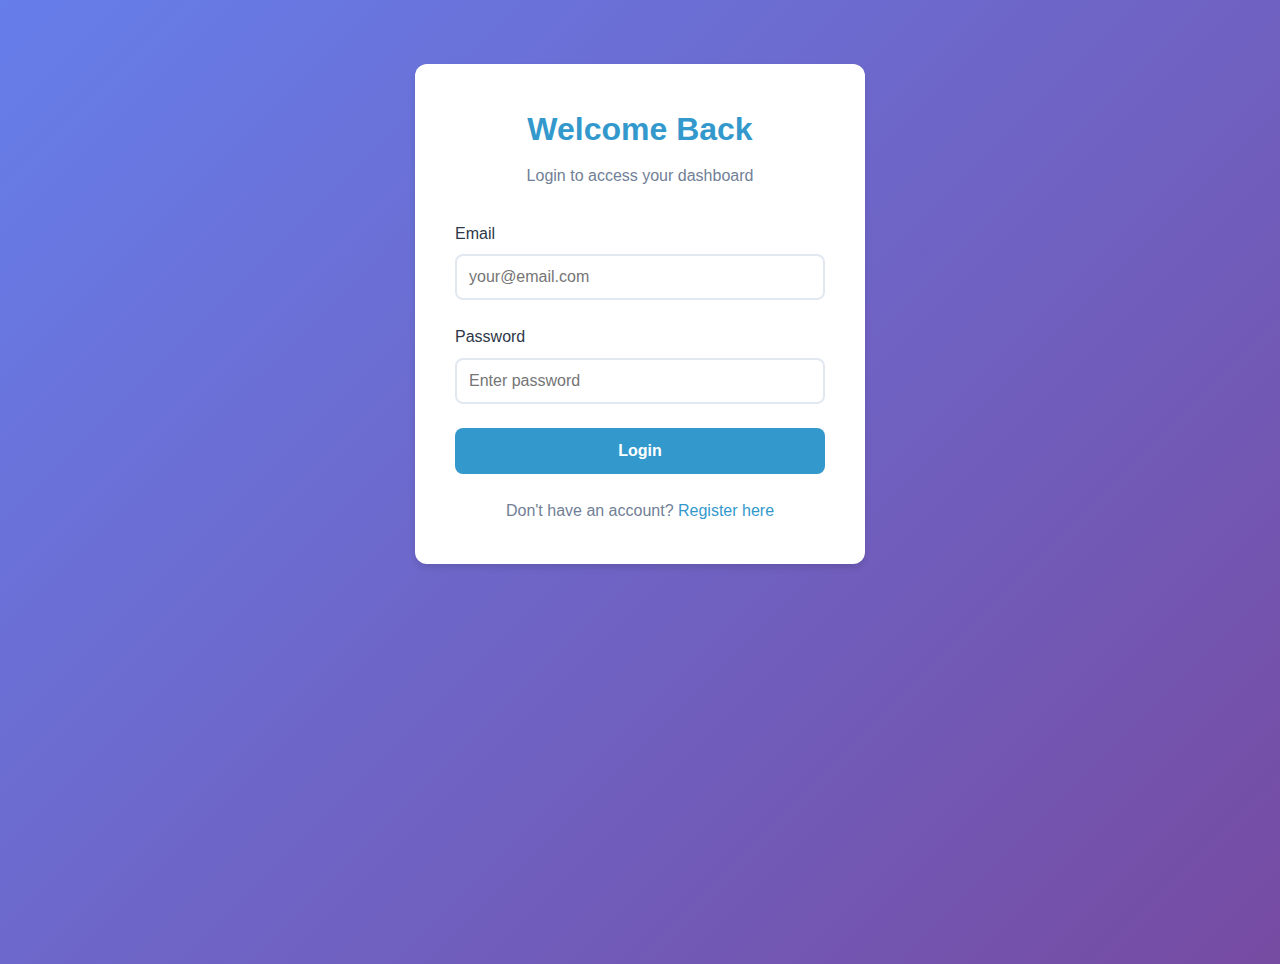
<file: dashboard.html>
<!DOCTYPE html>
<html lang="en">
<head>
    <meta charset="UTF-8">
    <meta name="viewport" content="width=device-width, initial-scale=1.0, maximum-scale=1.0, user-scalable=no">
    <title>Dashboard | A1 BUSINESS HUB</title>
    <link rel="stylesheet" href="styles.css">
</head>
<body>
    <!-- Payment Alert (shown only for inactive users) -->
    <div id="paymentAlert" class="payment-alert" style="display: none;">
        <div class="alert-content">
            <span class="alert-icon">⚠️</span>
            <span class="alert-text">Account Inactive! Complete payment to activate and earn.</span>
            <button onclick="window.location.href='payment-pending.html'" class="alert-btn">Pay Now</button>
        </div>
    </div>

    <nav class="navbar">
        <div class="nav-brand">MLM Dashboard</div>
        <button class="nav-toggle" onclick="toggleMenu()">☰</button>
        <ul class="nav-menu" id="navMenu">
            <li><a href="dashboard.html" class="active">Dashboard</a></li>
            <li><a href="referral.html">Referrals</a></li>
            <li><a href="wallet.html">Wallet</a></li>
            <li><a href="#" onclick="logout()">Logout</a></li>
        </ul>
    </nav>

    <div class="container">
        <div class="welcome-section">
            <h1>Welcome, <span id="userName">Loading...</span>!</h1>
            <p class="referral-code-display">
                Referral Code: <strong id="referralCode" onclick="copyReferralCode()">---</strong>
            </p>
        </div>

        <div class="stats-grid">
            <div class="stat-card">
                <div class="stat-icon">💰</div>
                <div class="stat-info">
                    <p class="stat-label">Wallet Balance</p>
                    <h2 class="stat-value">₹<span id="walletBalance">0.00</span></h2>
                </div>
            </div>

            <div class="stat-card">
                <div class="stat-icon">📈</div>
                <div class="stat-info">
                    <p class="stat-label">Total Earnings</p>
                    <h2 class="stat-value">₹<span id="totalEarnings">0.00</span></h2>
                </div>
            </div>

            <div class="stat-card">
                <div class="stat-icon">👥</div>
                <div class="stat-info">
                    <p class="stat-label">Direct Referrals</p>
                    <h2 class="stat-value"><span id="directReferrals">0</span></h2>
                </div>
            </div>

            <div class="stat-card">
                <div class="stat-icon">🌐</div>
                <div class="stat-info">
                    <p class="stat-label">Total Team</p>
                    <h2 class="stat-value"><span id="totalTeam">0</span></h2>
                </div>
            </div>
        </div>

        <div class="section">
            <h2>Recent Commissions</h2>
            <div id="commissionsList">
                <p style="text-align: center; padding: 2rem;">Loading...</p>
            </div>
        </div>
    </div>

    <script src="js/dashboard.js"></script>
</body>
</html>
</file>
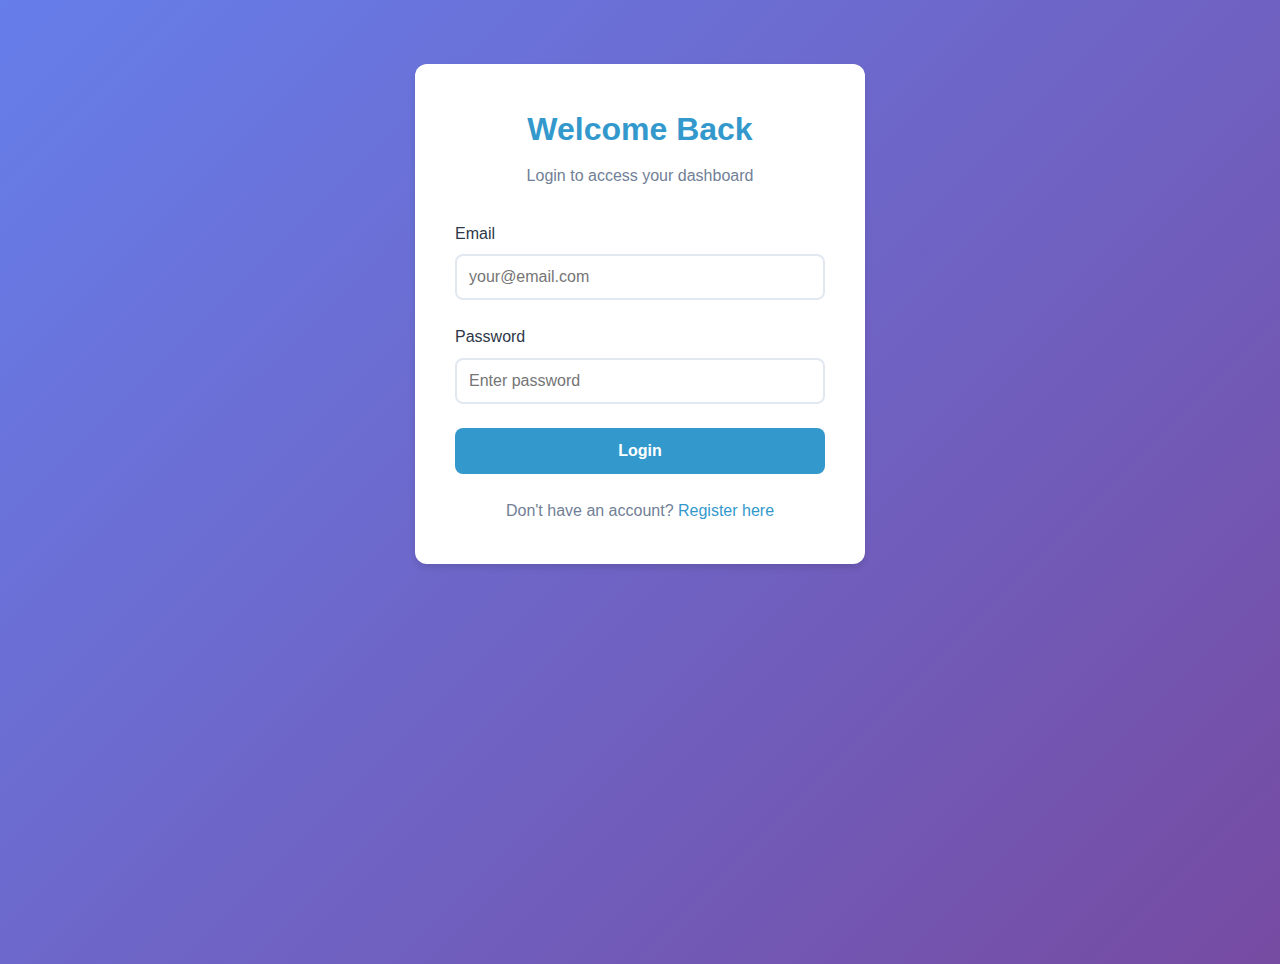
<file: login.html>
<!DOCTYPE html>
<html lang="en">
<head>
    <meta charset="UTF-8">
    <meta name="viewport" content="width=device-width, initial-scale=1.0">
    <title>Login - A1 Business Hub</title>
    <link rel="stylesheet" href="styles.css">
</head>
<body>
    <div class="container">
        <div class="auth-card">
            <h1>Welcome Back</h1>
            <p class="subtitle">Login to access your dashboard</p>
            
            <form id="loginForm">
                <div class="form-group">
                    <label>Email</label>
                    <input type="email" id="email" required placeholder="your@email.com">
                </div>
                
                <div class="form-group">
                    <label>Password</label>
                    <input type="password" id="password" required placeholder="Enter password">
                </div>
                
                <button type="submit" class="btn-primary" id="loginBtn">
                    Login
                </button>
            </form>
            
            <p class="footer-text">
                Don't have an account? <a href="register.html">Register here</a>
            </p>
        </div>
    </div>
    
    <script src="js/login.js"></script>
</body>
</html>
</file>
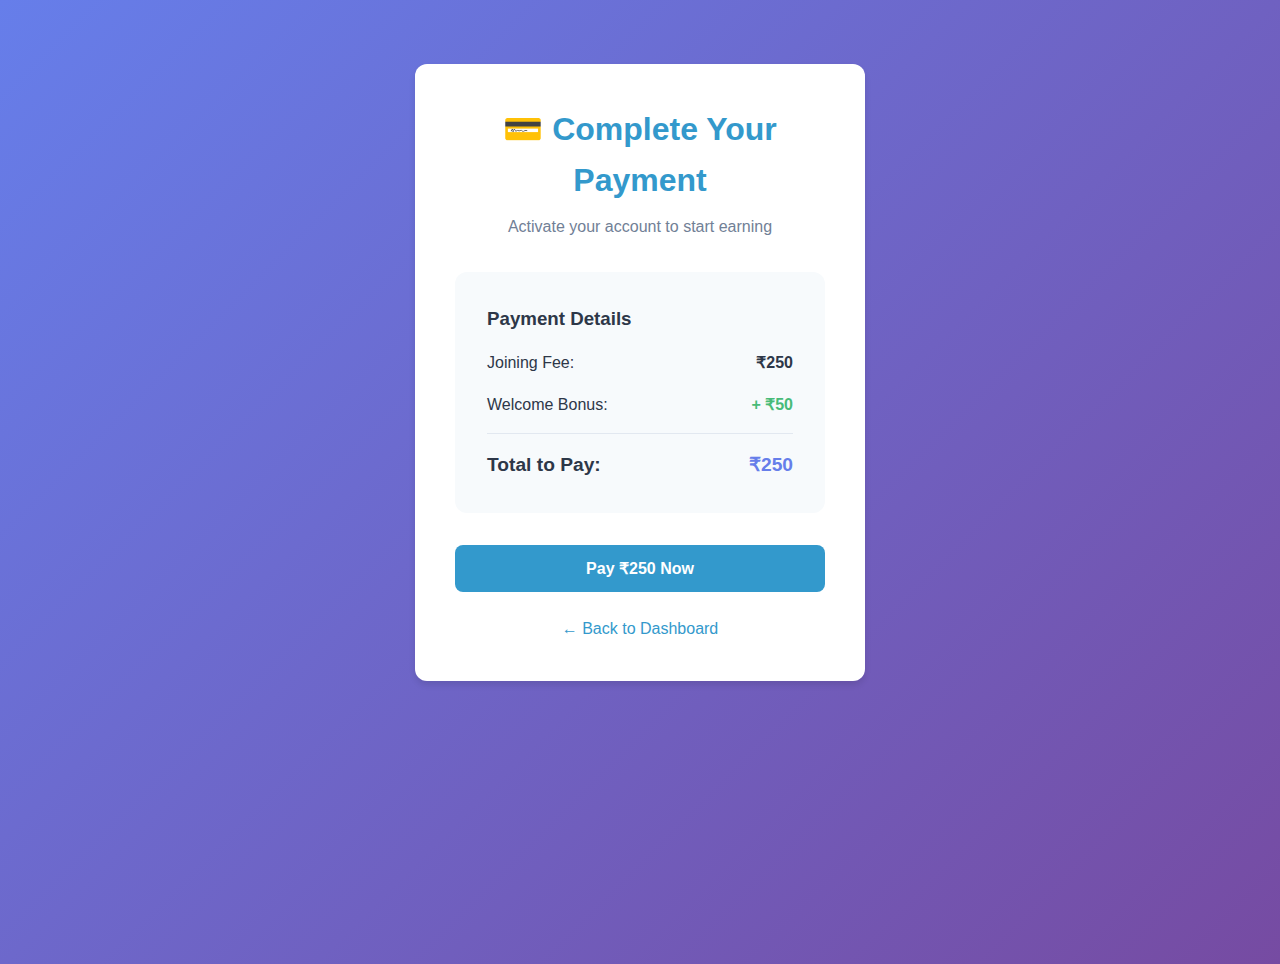
<file: payment-pending.html>
<!DOCTYPE html>
<html lang="en">
<head>
    <meta charset="UTF-8">
    <meta name="viewport" content="width=device-width, initial-scale=1.0">
    <title>Complete Payment | A1 BUSINESS HUB</title>
    <link rel="stylesheet" href="styles.css">
</head>
<body>
    <div class="container">
        <div class="auth-card">
            <h1>💳 Complete Your Payment</h1>
            <p class="subtitle">Activate your account to start earning</p>
            
            <div style="background: #f7fafc; padding: 2rem; border-radius: 12px; margin: 2rem 0;">
                <h3 style="color: #2d3748; margin-bottom: 1rem;">Payment Details</h3>
                <div style="display: flex; justify-content: space-between; margin-bottom: 1rem;">
                    <span>Joining Fee:</span>
                    <strong>₹250</strong>
                </div>
                <div style="display: flex; justify-content: space-between; margin-bottom: 1rem;">
                    <span>Welcome Bonus:</span>
                    <strong style="color: #48bb78;">+ ₹50</strong>
                </div>
                <hr style="margin: 1rem 0; border: none; border-top: 1px solid #e2e8f0;">
                <div style="display: flex; justify-content: space-between; font-size: 1.2rem;">
                    <strong>Total to Pay:</strong>
                    <strong style="color: #667eea;">₹250</strong>
                </div>
            </div>

            <button onclick="initiatePayment()" class="btn-primary" id="payBtn">
                Pay ₹250 Now
            </button>

            <p class="footer-text">
                <a href="dashboard.html">← Back to Dashboard</a>
            </p>
        </div>
    </div>

    <script src="https://sdk.cashfree.com/js/v3/cashfree.js"></script>
    <script>
        const API_URL = "https://a1-business-hub.onrender.com/api";

        async function initiatePayment() {
            const token = localStorage.getItem('token');
            if (!token) {
                alert('Please login first');
                window.location.href = 'login.html';
                return;
            }

            const payBtn = document.getElementById('payBtn');
            payBtn.disabled = true;
            payBtn.textContent = 'Creating order...';

            try {
                // Create order
                const response = await fetch(`${API_URL}/payment/create-order`, {
                    method: 'POST',
                    headers: {
                        'Content-Type': 'application/json',
                        'Authorization': `Bearer ${token}`
                    }
                });

                const data = await response.json();

                if (!response.ok) {
                    throw new Error(data.error || 'Failed to create order');
                }

                console.log('Order created:', data);

                // Initialize Cashfree
                const cashfree = Cashfree({
                    mode: 'sandbox' // Change to 'production' for live
                });

                // Open checkout
                const checkoutOptions = {
                    paymentSessionId: data.paymentSessionId,
                    returnUrl: `${window.location.origin}/vk-marketing-frontend/payment-success.html?order_id=${data.orderId}`,
                    redirectTarget: "_self"
                };

                cashfree.checkout(checkoutOptions);

            } catch (error) {
                console.error('Payment error:', error);
                alert('Failed to initiate payment: ' + error.message);
                payBtn.disabled = false;
                payBtn.textContent = 'Pay ₹250 Now';
            }
        }
    </script>
</body>
</html>
</file>
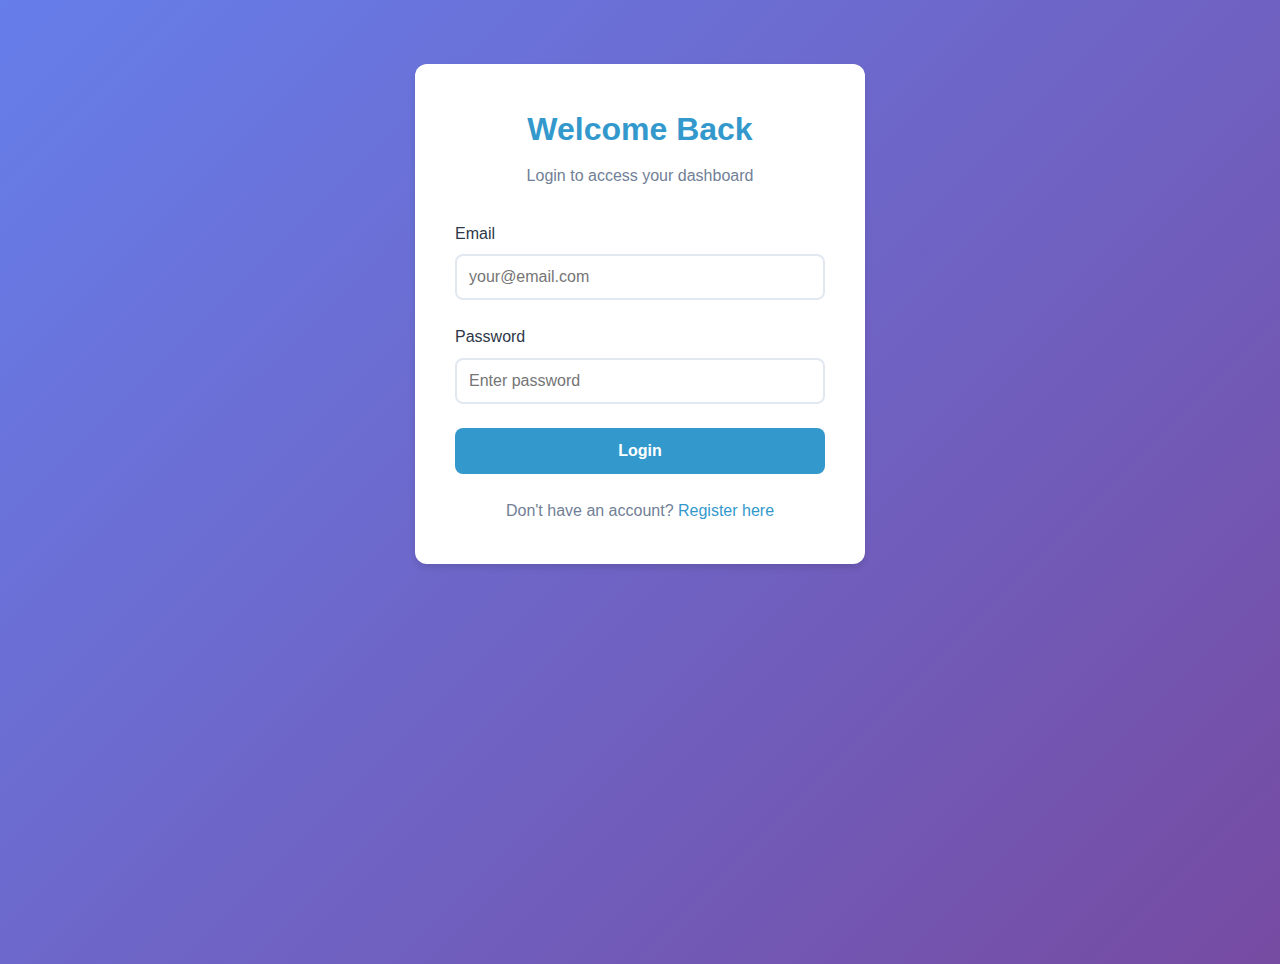
<file: referral.html>
<!DOCTYPE html>
<html lang="en">
<head>
    <meta charset="UTF-8">
    <meta name="viewport" content="width=device-width, initial-scale=1.0">
    <title>Referrals - A1 BUSINESS HUB</title>
    <link rel="stylesheet" href="styles.css">
</head>
<body>
    <nav class="navbar">
        <div class="nav-container">
            <h2>A1 BUSINESS HUB Dashboard</h2>
            <div class="nav-links">
                <a href="dashboard.html">Dashboard</a>
                <a href="referral.html">Referrals</a>
                <a href="wallet.html">Wallet</a>
                <a href="#" onclick="logout()">Logout</a>
            </div>
        </div>
    </nav>
    
    <div class="container">
        <h1>Your Referral Link</h1>
        
        <div class="referral-card">
            <p><strong>Referral Code:</strong> <span id="refCode"></span></p>
            <div class="referral-link-box">
                <input type="text" id="referralLink" readonly>
                <button onclick="copyLink()" class="btn-secondary">Copy</button>
            </div>
            <button onclick="shareLink()" class="btn-primary">Share via WhatsApp</button>
        </div>
        
        <div class="section">
            <h2>Your Team</h2>
            <div class="level-tabs">
                <button onclick="loadTeam('all')" class="tab-btn active">All</button>
                <button onclick="loadTeam(1)" class="tab-btn">Level 1</button>
                <button onclick="loadTeam(2)" class="tab-btn">Level 2</button>
                <button onclick="loadTeam(3)" class="tab-btn">Level 3</button>
            </div>
            <div id="teamList">
                <p>Loading...</p>
            </div>
        </div>
    </div>
    
    <script src="js/referral.js"></script>
</body>
</html>
</file>
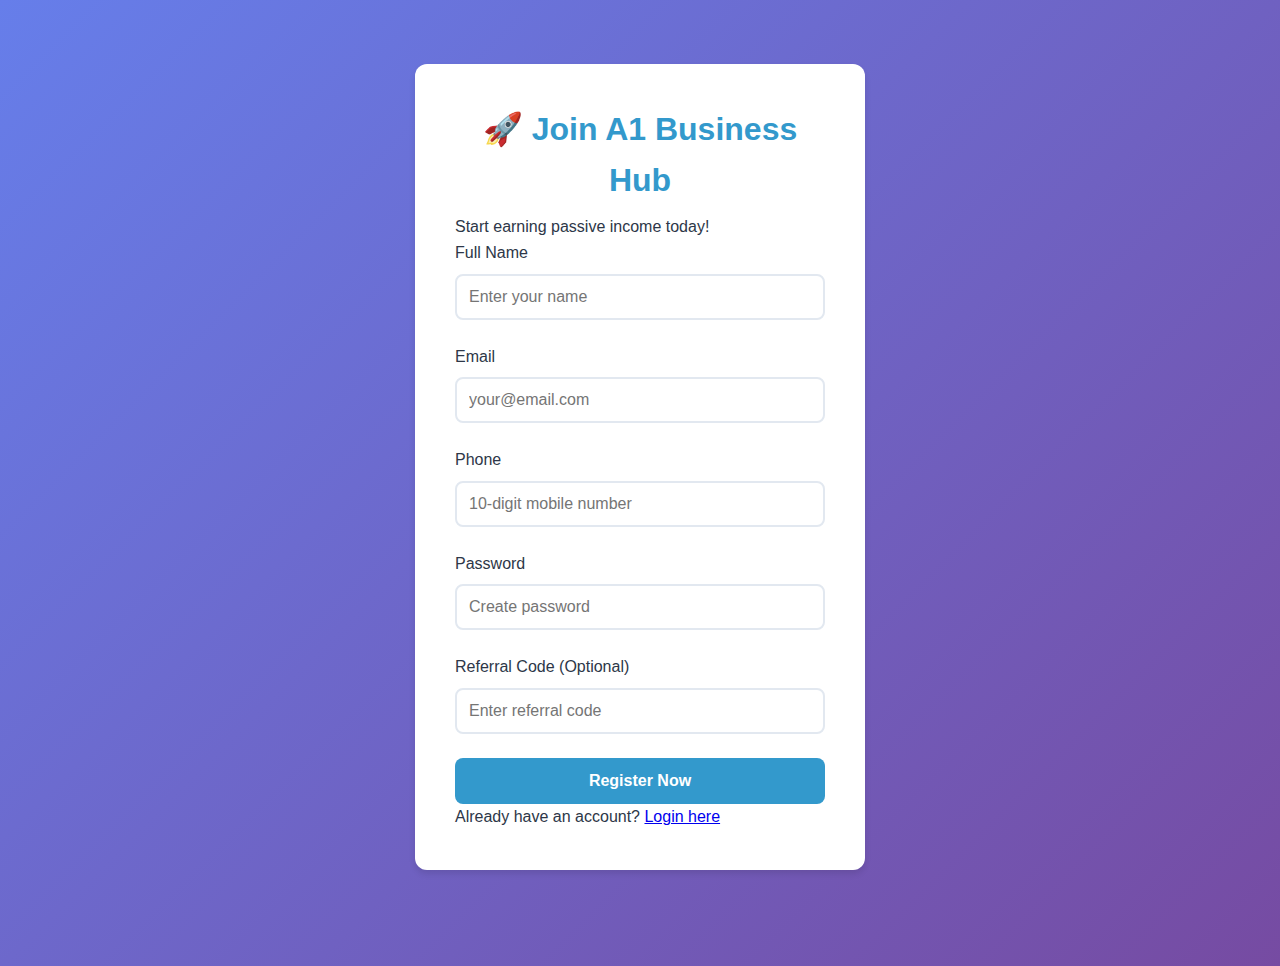
<file: register.html>
<!DOCTYPE html>
<html lang="en">
<head>
    <meta charset="UTF-8">
    <meta name="viewport" content="width=device-width, initial-scale=1.0, maximum-scale=1.0, user-scalable=no">
    <title>Register | A1 BUSINESS HUB</title>
    <link rel="stylesheet" href="styles.css">
</head>
<body class="auth-page">
    <div class="auth-container">
        <div class="auth-card">
            <div class="auth-header">
                <h1>🚀 Join A1 Business Hub</h1>
                <p>Start earning passive income today!</p>
            </div>

            <form id="registerForm" class="auth-form">
                <div class="form-group">
                    <label>Full Name</label>
                    <input type="text" id="name" required placeholder="Enter your name" maxlength="100">
                </div>

                <div class="form-group">
                    <label>Email</label>
                    <input type="email" id="email" required placeholder="your@email.com" maxlength="255">
                </div>

                <div class="form-group">
                    <label>Phone</label>
                    <input type="tel" id="phone" required placeholder="10-digit mobile number" pattern="[0-9]{10}" maxlength="10">
                </div>

                <div class="form-group">
                    <label>Password</label>
                    <input type="password" id="password" required placeholder="Create password" minlength="6">
                </div>

                <div class="form-group">
                    <label>Referral Code (Optional)</label>
                    <input type="text" id="referralCode" placeholder="Enter referral code" maxlength="20">
                </div>

                <button type="submit" id="registerBtn" class="btn-primary">
                    Register Now
                </button>
            </form>

            <p class="auth-footer">
                Already have an account? <a href="login.html">Login here</a>
            </p>
        </div>
    </div>

    <script src="js/register.js"></script>
</body>
</html>
</file>
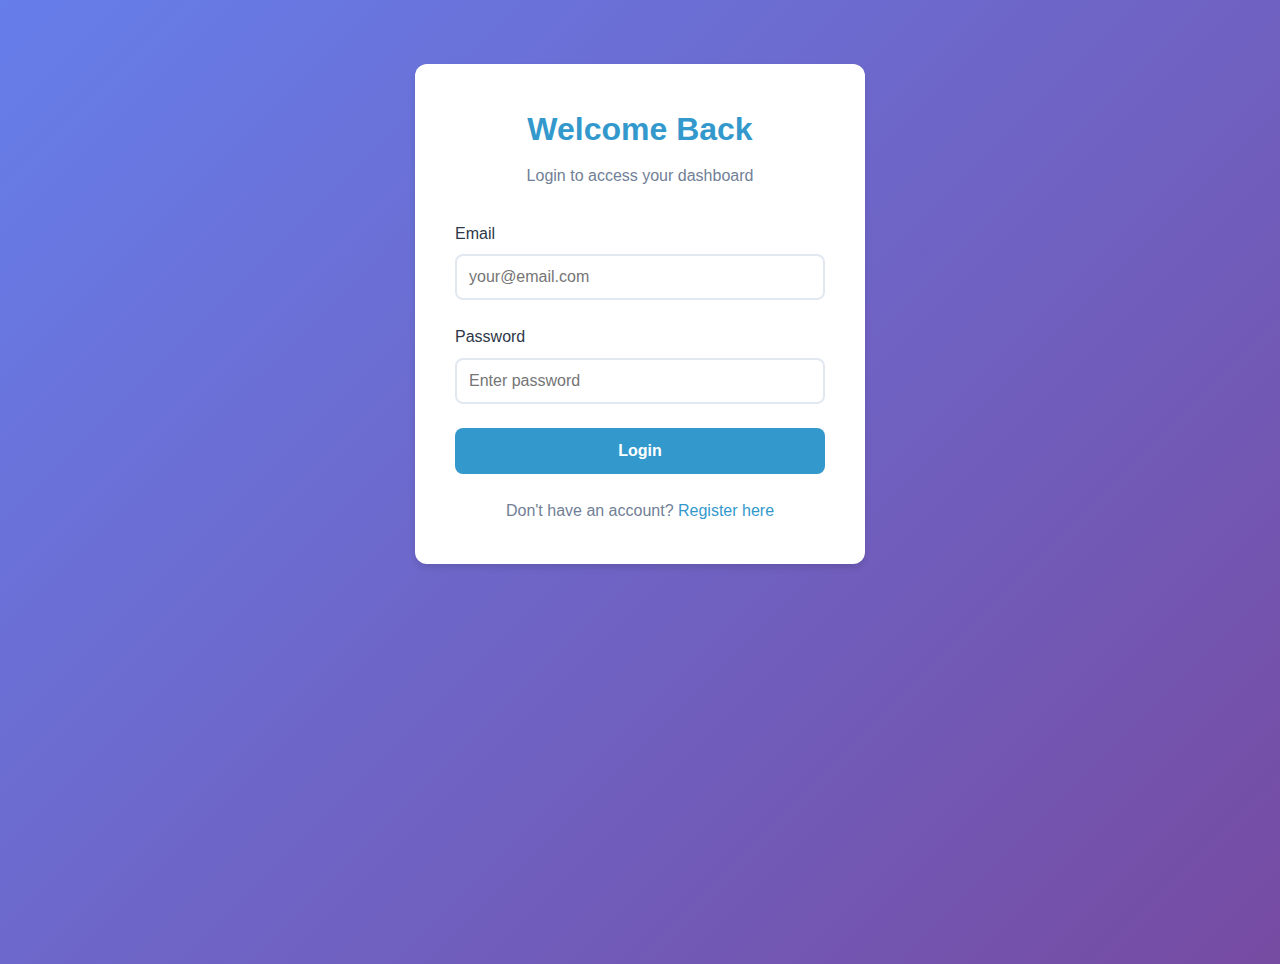
<file: wallet.html>
<!DOCTYPE html>
<html lang="en">
<head>
    <meta charset="UTF-8">
    <meta name="viewport" content="width=device-width, initial-scale=1.0">
    <title>Wallet - A1 BUSINESS HUB</title>
    <link rel="stylesheet" href="styles.css">
</head>
<body>
    <nav class="navbar">
        <div class="nav-container">
            <h2>A1 BUSINESS HUB Dashboard</h2>
            <div class="nav-links">
                <a href="dashboard.html">Dashboard</a>
                <a href="referral.html">Referrals</a>
                <a href="wallet.html">Wallet</a>
                <a href="#" onclick="logout()">Logout</a>
            </div>
        </div>
    </nav>
    
    <div class="container">
        <h1>Wallet</h1>
        
        <div class="wallet-balance-card">
            <h2>Available Balance</h2>
            <p class="balance-amount">₹<span id="walletBalance">0</span></p>
        </div>
        
        <div class="withdrawal-form-card">
            <h2>Request Withdrawal</h2>
            <p class="note">Minimum withdrawal: ₹500</p>
            
            <form id="withdrawalForm">
                <div class="form-group">
                    <label>Amount (₹)</label>
                    <input type="number" id="amount" required min="500" placeholder="Enter amount">
                </div>
                
                <div class="form-group">
                    <label>Account Holder Name</label>
                    <input type="text" id="accountHolder" required placeholder="As per bank">
                </div>
                
                <div class="form-group">
                    <label>Account Number</label>
                    <input type="text" id="accountNumber" required placeholder="Enter account number">
                </div>
                
                <div class="form-group">
                    <label>IFSC Code</label>
                    <input type="text" id="ifsc" required placeholder="Enter IFSC code">
                </div>
                
                <div class="form-group">
                    <label>Bank Name</label>
                    <input type="text" id="bankName" required placeholder="Enter bank name">
                </div>
                
                <button type="submit" class="btn-primary">Request Withdrawal</button>
            </form>
        </div>
        
        <div class="section">
            <h2>Withdrawal History</h2>
            <div id="withdrawalHistory">
                <p>Loading...</p>
            </div>
        </div>
    </div>
    
    <script src="js/wallet.js"></script>
</body>
</html>
</file>
<file: styles.css>
/* css/styles.css */
* {
  margin: 0;
  padding: 0;
  box-sizing: border-box;
}

:root {
  --primary-color: #3399cc;
  --secondary-color: #2d3748;
  --success-color: #48bb78;
  --error-color: #f56565;
  --warning-color: #ed8936;
  --bg-color: #f7fafc;
  --card-bg: #ffffff;
  --text-color: #2d3748;
  --border-color: #e2e8f0;
}

body {
  font-family: "Segoe UI", Tahoma, Geneva, Verdana, sans-serif;
  background: var(--bg-color);
  color: var(--text-color);
  line-height: 1.6;
}

/* Navigation */
.navbar {
  background: var(--card-bg);
  box-shadow: 0 2px 4px rgba(0, 0, 0, 0.1);
  padding: 1rem 0;
  position: sticky;
  top: 0;
  z-index: 100;
}

.nav-container {
  max-width: 1200px;
  margin: 0 auto;
  padding: 0 1rem;
  display: flex;
  justify-content: space-between;
  align-items: center;
}

.nav-links a {
  margin-left: 2rem;
  text-decoration: none;
  color: var(--text-color);
  font-weight: 500;
}

.nav-links a:hover {
  color: var(--primary-color);
}

/* Container */
.container {
  max-width: 1200px;
  margin: 2rem auto;
  padding: 0 1rem;
}

/* Auth Cards */
.auth-card {
  max-width: 450px;
  margin: 4rem auto;
  background: var(--card-bg);
  padding: 2.5rem;
  border-radius: 12px;
  box-shadow: 0 4px 6px rgba(0, 0, 0, 0.1);
}

.auth-card h1 {
  text-align: center;
  color: var(--primary-color);
  margin-bottom: 0.5rem;
}

.subtitle {
  text-align: center;
  color: #718096;
  margin-bottom: 2rem;
}

/* Forms */
.form-group {
  margin-bottom: 1.5rem;
}

.form-group label {
  display: block;
  margin-bottom: 0.5rem;
  font-weight: 500;
}

.form-group input {
  width: 100%;
  padding: 0.75rem;
  border: 2px solid var(--border-color);
  border-radius: 8px;
  font-size: 1rem;
  transition: border-color 0.3s;
}

.form-group input:focus {
  outline: none;
  border-color: var(--primary-color);
}

/* Buttons */
.btn-primary,
.btn-secondary {
  width: 100%;
  padding: 0.875rem;
  border: none;
  border-radius: 8px;
  font-size: 1rem;
  font-weight: 600;
  cursor: pointer;
  transition: all 0.3s;
}

.btn-primary {
  background: var(--primary-color);
  color: white;
}

.btn-primary:hover {
  background: #2980b9;
  transform: translateY(-2px);
}

.btn-secondary {
  background: var(--secondary-color);
  color: white;
}

.footer-text {
  text-align: center;
  margin-top: 1.5rem;
  color: #718096;
}

.footer-text a {
  color: var(--primary-color);
  text-decoration: none;
}

/* Dashboard */
.welcome-section {
  background: linear-gradient(135deg, var(--primary-color), #2980b9);

  padding: 2rem;
  border-radius: 12px;
  margin-bottom: 2rem;
}

.stats-grid {
  display: grid;
  grid-template-columns: repeat(auto-fit, minmax(250px, 1fr));
  gap: 1.5rem;
  margin-bottom: 2rem;
}

.stat-card {
  background: var(--card-bg);
  padding: 1.5rem;
  border-radius: 12px;
  box-shadow: 0 2px 4px rgba(0, 0, 0, 0.1);
}

.stat-card h3 {
  color: #718096;
  font-size: 0.875rem;
  margin-bottom: 0.5rem;
}

.stat-value {
  font-size: 2rem;
  font-weight: 700;
  color: var(--primary-color);
}

/* Section */
.section {
  background: var(--card-bg);
  padding: 2rem;
  border-radius: 12px;
  box-shadow: 0 2px 4px rgba(0, 0, 0, 0.1);
  margin-bottom: 2rem;
}

/* Tables */
.data-table {
  width: 100%;
  border-collapse: collapse;
  margin-top: 1rem;
}

.data-table th {
  background: var(--bg-color);
  padding: 0.75rem;
  text-align: left;
  font-weight: 600;
}

.data-table td {
  padding: 0.75rem;
  border-bottom: 1px solid var(--border-color);
}

/* Referral */
.referral-card {
  background: var(--card-bg);
  padding: 2rem;
  border-radius: 12px;
  box-shadow: 0 2px 4px rgba(0, 0, 0, 0.1);
  margin-bottom: 2rem;
}

.referral-link-box {
  display: flex;
  gap: 1rem;
  margin: 1rem 0;
}

.referral-link-box input {
  flex: 1;
  padding: 0.75rem;
  border: 2px solid var(--border-color);
  border-radius: 8px;
}

.referral-link-box button {
  padding: 0.75rem 1.5rem;
  width: auto;
}

/* Tabs */
.level-tabs {
  display: flex;
  gap: 0.5rem;
  margin-bottom: 1rem;
  flex-wrap: wrap;
}

.tab-btn {
  padding: 0.5rem 1rem;
  border: 2px solid var(--border-color);
  background: white;
  border-radius: 8px;
  cursor: pointer;
  transition: all 0.3s;
}

.tab-btn.active {
  background: var(--primary-color);
  color: white;
  border-color: var(--primary-color);
}

/* Wallet */
.wallet-balance-card {
  background: linear-gradient(135deg, var(--success-color), #38a169);
  color: white;
  padding: 2rem;
  border-radius: 12px;
  margin-bottom: 2rem;
  text-align: center;
}

.balance-amount {
  font-size: 3rem;
  font-weight: 700;
  margin-top: 1rem;
}

.withdrawal-form-card {
  background: var(--card-bg);
  padding: 2rem;
  border-radius: 12px;
  box-shadow: 0 2px 4px rgba(0, 0, 0, 0.1);
  margin-bottom: 2rem;
}

.note {
  color: #718096;
  font-size: 0.875rem;
  margin-bottom: 1.5rem;
}

/* Badges */
.badge {
  padding: 0.25rem 0.75rem;
  border-radius: 12px;
  font-size: 0.875rem;
  font-weight: 600;
}

.badge.success {
  background: #c6f6d5;
  color: #22543d;
}

.badge.error {
  background: #fed7d7;
  color: #742a2a;
}

.badge.warning {
  background: #feebc8;
  color: #7c2d12;
}

/* Responsive */
@media (max-width: 768px) {
  .nav-container {
    flex-direction: column;
    gap: 1rem;
  }

  .nav-links {
    display: flex;
    flex-wrap: wrap;
    justify-content: center;
  }

  .nav-links a {
    margin: 0.5rem;
  }

  .stats-grid {
    grid-template-columns: 1fr;
  }

  .auth-card {
    margin: 2rem auto;
    padding: 1.5rem;
  }

  .balance-amount {
    font-size: 2rem;
  }

  .referral-link-box {
    flex-direction: column;
  }

  .referral-link-box button {
    width: 100%;
  }
}

/* Payment Modal */
.payment-modal {
  position: fixed;
  top: 0;
  left: 0;
  width: 100%;
  height: 100%;
  background: rgba(0, 0, 0, 0.8);
  display: flex;
  align-items: center;
  justify-content: center;
  z-index: 9999;
  animation: fadeIn 0.3s;
}

.modal-content {
  background: white;
  padding: 2.5rem;
  border-radius: 16px;
  max-width: 500px;
  width: 90%;
  text-align: center;
  box-shadow: 0 10px 40px rgba(0, 0, 0, 0.3);
  animation: slideUp 0.3s;
}

.modal-content h2 {
  color: #48bb78;
  margin-bottom: 1rem;
  font-size: 1.8rem;
}

.modal-message {
  color: #2d3748;
  line-height: 1.8;
  margin-bottom: 1.5rem;
}

.modal-benefits {
  background: #f7fafc;
  padding: 1.5rem;
  border-radius: 12px;
  margin: 1.5rem 0;
  text-align: left;
}

.modal-benefits p {
  font-weight: 600;
  color: #2d3748;
  margin-bottom: 1rem;
}

.modal-benefits ul {
  list-style: none;
  padding: 0;
}

.modal-benefits li {
  padding: 0.5rem 0;
  color: #4a5568;
}

.modal-buttons {
  display: flex;
  gap: 1rem;
  margin-top: 2rem;
}

.modal-buttons button {
  flex: 1;
  padding: 1rem;
  border: none;
  border-radius: 8px;
  font-weight: 600;
  cursor: pointer;
  transition: all 0.3s;
}

@keyframes fadeIn {
  from {
    opacity: 0;
  }
  to {
    opacity: 1;
  }
}

@keyframes slideUp {
  from {
    transform: translateY(50px);
    opacity: 0;
  }
  to {
    transform: translateY(0);
    opacity: 1;
  }
}

/* Attractive Network Marketing Theme */
body {
  background: linear-gradient(135deg, #667eea 0%, #764ba2 100%);
  min-height: 100vh;
}

.navbar {
  background: rgba(255, 255, 255, 0.95);
  backdrop-filter: blur(10px);
  box-shadow: 0 4px 20px rgba(0, 0, 0, 0.1);
}

.stat-card {
  background: linear-gradient(135deg, #667eea 0%, #764ba2 100%);
  color: white;
  border: none;
  transition: transform 0.3s;
}

.stat-card:hover {
  transform: translateY(-5px);
  box-shadow: 0 10px 30px rgba(0, 0, 0, 0.2);
}

.stat-card h3 {
  color: rgba(255, 255, 255, 0.9);
}

.stat-value {
  color: white;
  text-shadow: 0 2px 4px rgba(0, 0, 0, 0.2);
}

/* Mobile Responsive Design */
* {
  margin: 0;
  padding: 0;
  box-sizing: border-box;
}

body {
  font-family: "Segoe UI", Tahoma, Geneva, Verdana, sans-serif;
  background: linear-gradient(135deg, #667eea 0%, #764ba2 100%);
  min-height: 100vh;
  padding-bottom: 2rem;
}

/* Payment Alert */
.payment-alert {
  position: fixed;
  top: 0;
  left: 0;
  right: 0;
  background: linear-gradient(135deg, #f093fb, #f5576c);
  padding: 1rem;
  z-index: 1000;
  box-shadow: 0 4px 12px rgba(0, 0, 0, 0.2);
  animation: slideDown 0.3s ease;
}

@keyframes slideDown {
  from {
    transform: translateY(-100%);
  }
  to {
    transform: translateY(0);
  }
}

.alert-content {
  display: flex;
  align-items: center;
  justify-content: space-between;
  max-width: 1200px;
  margin: 0 auto;
  gap: 1rem;
  flex-wrap: wrap;
}

.alert-icon {
  font-size: 1.5rem;
}

.alert-text {
  flex: 1;
  color: white;
  font-weight: 600;
  min-width: 200px;
}

.alert-btn {
  background: white;
  color: #f5576c;
  border: none;
  padding: 0.5rem 1.5rem;
  border-radius: 25px;
  font-weight: 700;
  cursor: pointer;
  transition: transform 0.2s;
}

.alert-btn:hover {
  transform: scale(1.05);
}

/* Navbar */
.navbar {
  background: rgba(255, 255, 255, 0.95);
  backdrop-filter: blur(10px);
  padding: 1rem;
  box-shadow: 0 2px 10px rgba(0, 0, 0, 0.1);
  position: sticky;
  top: 0;
  z-index: 100;
}

.nav-brand {
  font-size: 1.5rem;
  font-weight: 700;
  color: #667eea;
}

.nav-toggle {
  display: none;
  background: none;
  border: none;
  font-size: 1.5rem;
  cursor: pointer;
}

.nav-menu {
  display: flex;
  list-style: none;
  gap: 2rem;
  align-items: center;
}

.nav-menu a {
  text-decoration: none;
  color: #2d3748;
  font-weight: 600;
  transition: color 0.3s;
}

.nav-menu a.active,
.nav-menu a:hover {
  color: #667eea;
}

/* Container */
.container {
  max-width: 1200px;
  margin: 2rem auto;
  padding: 0 1rem;
}

/* Welcome Section */
.welcome-section {
  background: rgba(255, 255, 255, 0.95);
  padding: 2rem;
  border-radius: 15px;
  margin-bottom: 2rem;
  text-align: center;
}

.referral-code-display strong {
  background: linear-gradient(135deg, #667eea, #764ba2);
  color: white;
  padding: 0.5rem 1rem;
  border-radius: 8px;
  cursor: pointer;
  display: inline-block;
  margin-left: 0.5rem;
  transition: transform 0.2s;
}

.referral-code-display strong:hover {
  transform: scale(1.05);
}

/* Stats Grid */
.stats-grid {
  display: grid;
  grid-template-columns: repeat(auto-fit, minmax(250px, 1fr));
  gap: 1.5rem;
  margin-bottom: 2rem;
}

.stat-card {
  background: rgba(255, 255, 255, 0.95);
  padding: 1.5rem;
  border-radius: 15px;
  display: flex;
  align-items: center;
  gap: 1rem;
  box-shadow: 0 4px 15px rgba(0, 0, 0, 0.1);
  transition: transform 0.3s, box-shadow 0.3s;
}

.stat-card:hover {
  transform: translateY(-5px);
  box-shadow: 0 8px 25px rgba(0, 0, 0, 0.15);
}

.stat-icon {
  font-size: 2.5rem;
}

.stat-label {
  color: #718096;
  font-size: 0.875rem;
  margin-bottom: 0.5rem;
}

.stat-value {
  color: #2d3748;
  font-size: 1.75rem;
  font-weight: 700;
}

/* Section */
.section {
  background: rgba(255, 255, 255, 0.95);
  padding: 2rem;
  border-radius: 15px;
  margin-bottom: 2rem;
}

/* Table */
.table-responsive {
  overflow-x: auto;
}

.data-table {
  width: 100%;
  border-collapse: collapse;
}

.data-table th,
.data-table td {
  padding: 1rem;
  text-align: left;
  border-bottom: 1px solid #e2e8f0;
}

.data-table th {
  background: #f7fafc;
  font-weight: 600;
  color: #2d3748;
}

.level-badge {
  background: linear-gradient(135deg, #667eea, #764ba2);
  color: white;
  padding: 0.25rem 0.75rem;
  border-radius: 12px;
  font-size: 0.875rem;
  font-weight: 600;
}

.amount-cell {
  color: #48bb78;
  font-weight: 700;
  font-size: 1.1rem;
}

/* Mobile Responsive */
@media (max-width: 768px) {
  .nav-toggle {
    display: block;
  }

  .nav-menu {
    display: none;
    flex-direction: column;
    position: absolute;
    top: 100%;
    left: 0;
    right: 0;
    background: white;
    padding: 1rem;
    box-shadow: 0 4px 12px rgba(0, 0, 0, 0.1);
  }

  .nav-menu.active {
    display: flex;
  }

  .stats-grid {
    grid-template-columns: repeat(auto-fit, minmax(150px, 1fr));
    gap: 1rem;
  }

  .stat-card {
    flex-direction: column;
    text-align: center;
    padding: 1rem;
  }

  .stat-icon {
    font-size: 2rem;
  }

  .stat-value {
    font-size: 1.5rem;
  }

  .container {
    padding: 0 0.5rem;
  }

  .section {
    padding: 1rem;
  }

  .data-table {
    font-size: 0.875rem;
  }

  .data-table th,
  .data-table td {
    padding: 0.75rem 0.5rem;
  }

  .alert-content {
    justify-content: center;
    text-align: center;
  }
}

@media (max-width: 480px) {
  .nav-brand {
    font-size: 1.25rem;
  }

  .welcome-section h1 {
    font-size: 1.5rem;
  }

  .stats-grid {
    grid-template-columns: 1fr;
  }

  .referral-code-display {
    font-size: 0.875rem;
  }

  .data-table {
    font-size: 0.75rem;
  }
}
</file>
